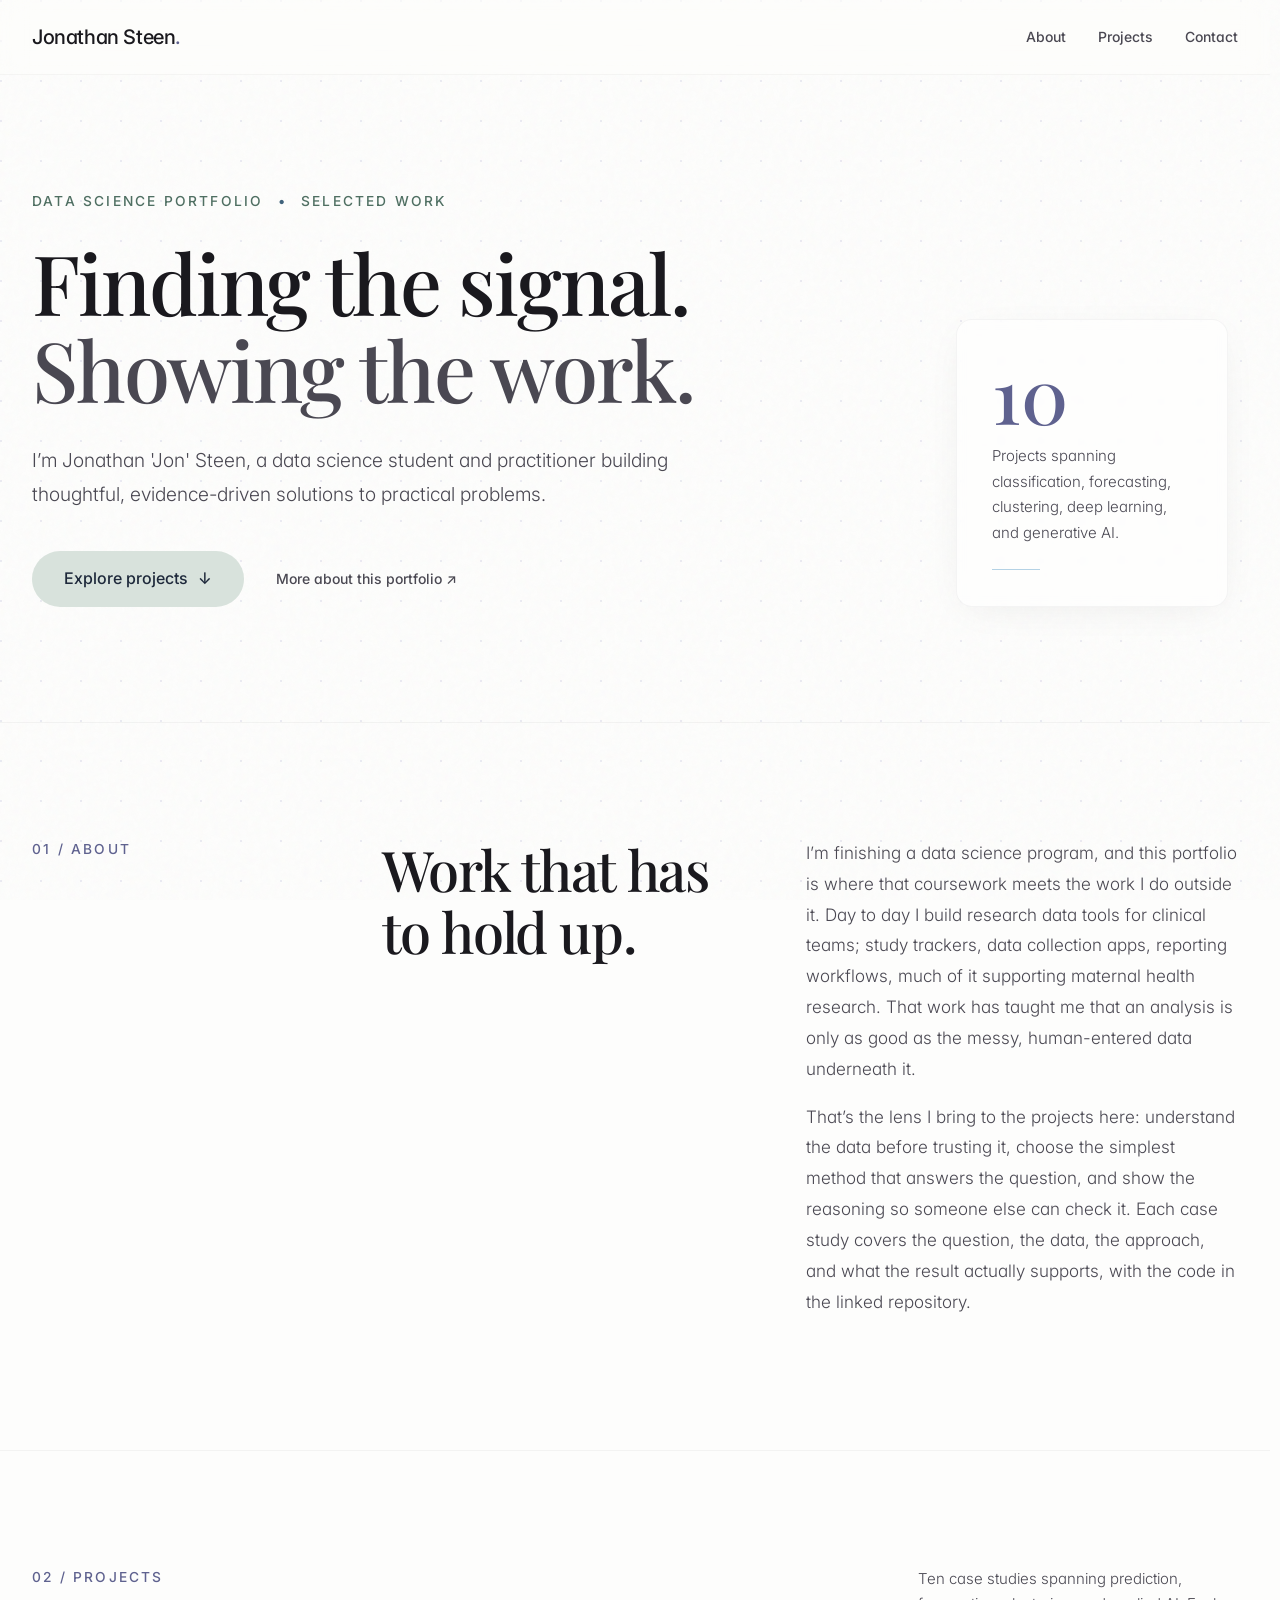
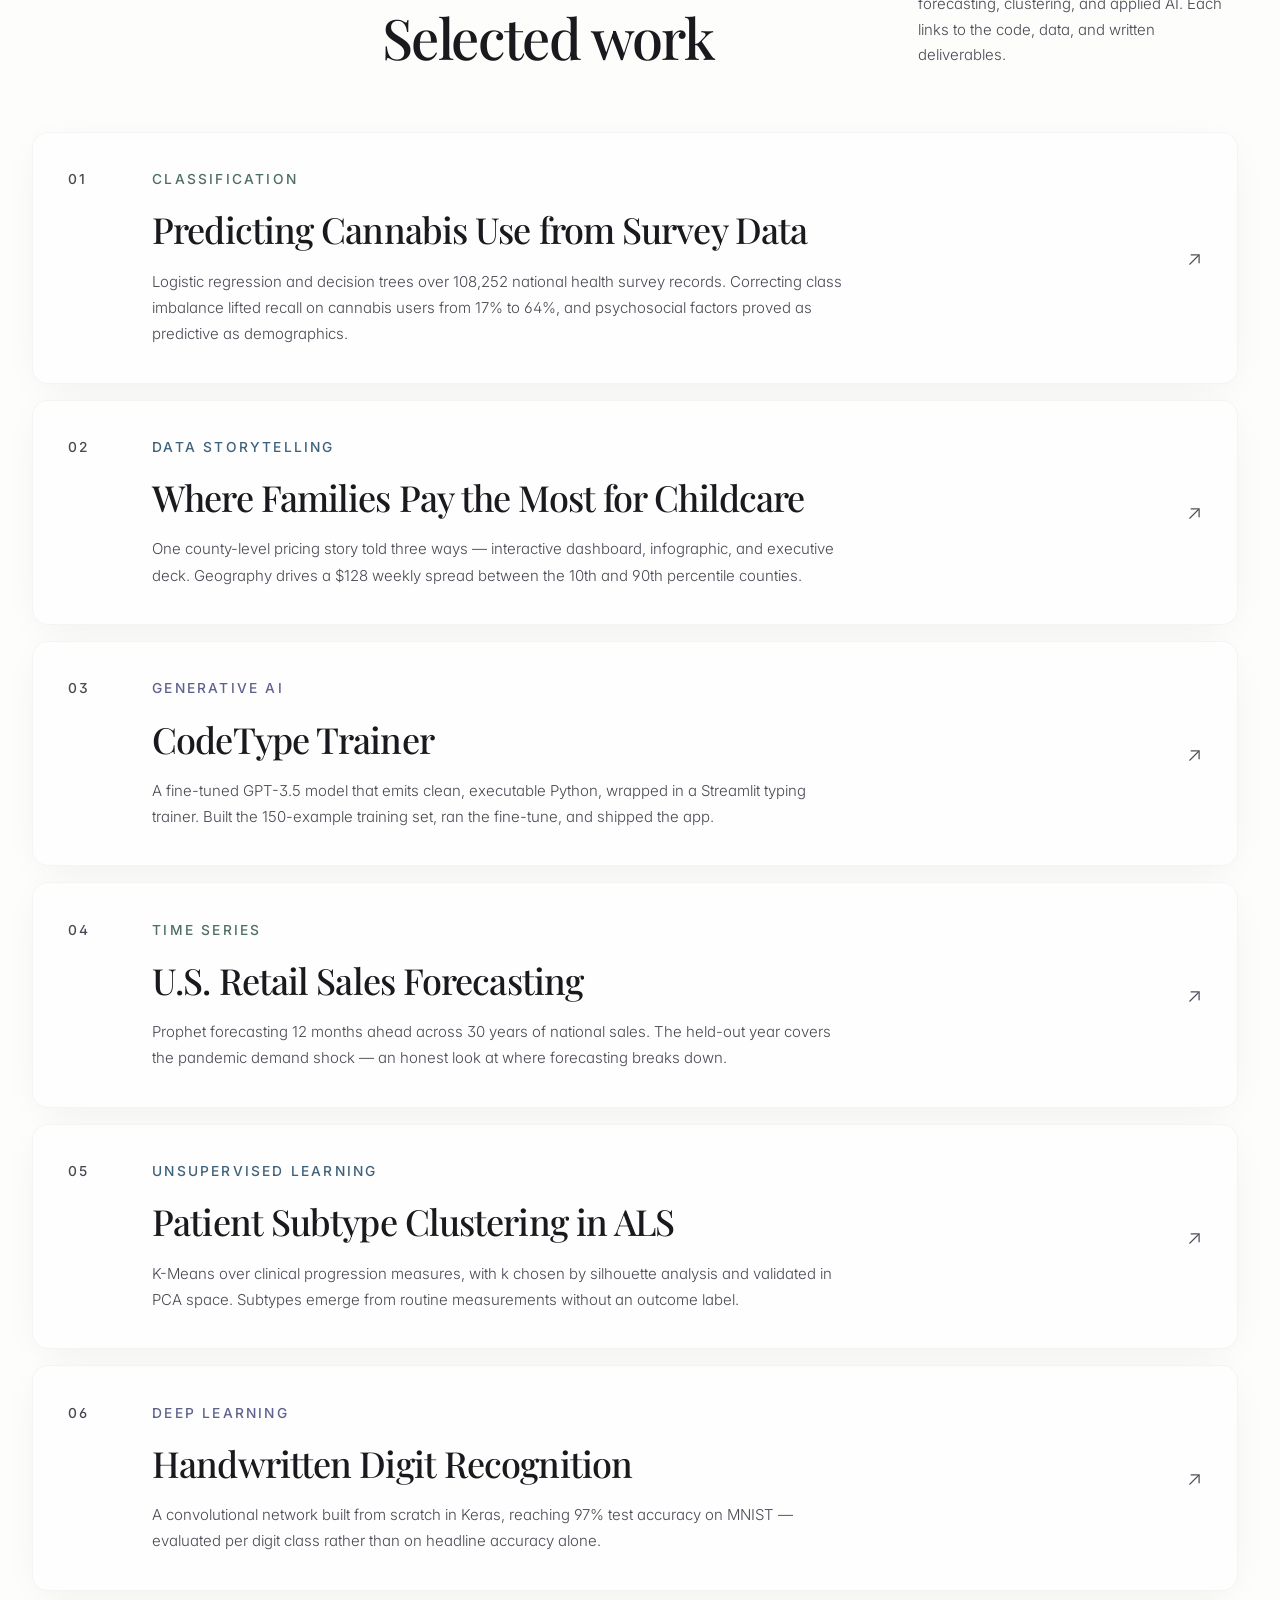
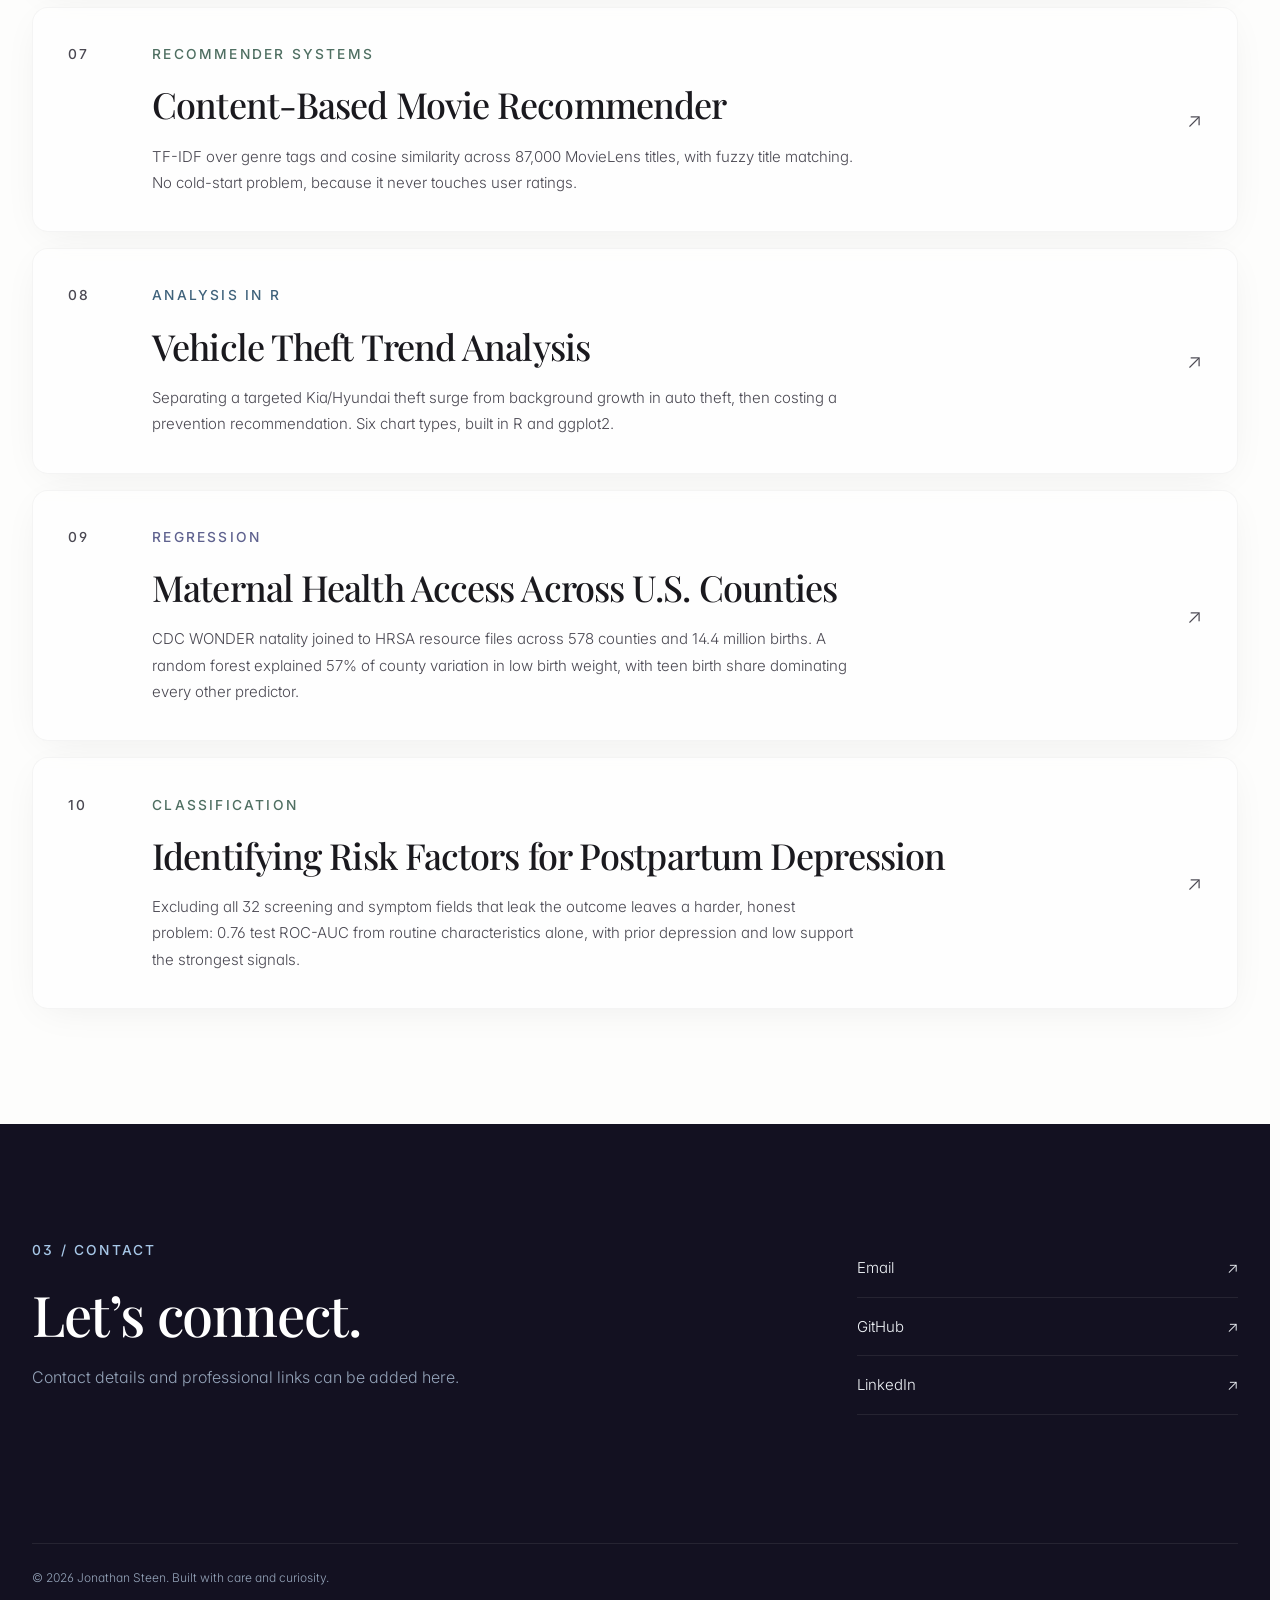
<file: index.html>
<!doctype html>
<html lang="en">
<head>
  <meta charset="utf-8">
  <meta name="viewport" content="width=device-width, initial-scale=1">
  <meta name="description" content="Data science portfolio of Jonathan Steen — selected projects in analysis, modeling, and applied research data work, with methods and code for each.">
  <title>Jonathan Steen | Data Science Portfolio</title>
  <script>
    // Theme detection - runs immediately before page renders
    (function () {
      const apply = (isDark) => {
        document.documentElement.classList.add(isDark ? 'dark' : 'light');
        document.documentElement.classList.remove(isDark ? 'light' : 'dark');
      };
      const query = window.matchMedia('(prefers-color-scheme: dark)');
      apply(query.matches);
      query.addEventListener('change', (e) => apply(e.matches));
    })();
  </script>
  <link rel="preconnect" href="https://fonts.googleapis.com">
  <link rel="preconnect" href="https://fonts.gstatic.com" crossorigin>
  <link href="https://fonts.googleapis.com/css2?family=Inter:wght@300;400;500;600&family=Playfair+Display:ital,wght@0,400;0,500;1,400&display=swap" rel="stylesheet">
  <link rel="stylesheet" href="styles.css">
  <script src="script.js" defer></script>
</head>
<body>
  <div class="bg-dot-grid" aria-hidden="true"></div>
  <div class="bg-grain-overlay" aria-hidden="true"></div>
  <a class="skip-link" href="#main-content">Skip to content</a>
  <header class="site-header">
    <a class="wordmark" href="#top" aria-label="Jonathan Steen, home">Jonathan Steen<span>.</span></a>
    <nav aria-label="Primary navigation">
      <a href="#about">About</a>
      <a href="#projects">Projects</a>
      <a href="#contact">Contact</a>
    </nav>
  </header>

  <main id="main-content">
    <section class="hero" id="top" aria-labelledby="hero-title">
      <div class="hero-copy reveal">
        <p class="eyebrow">Data Science Portfolio <span>•</span> Selected Work</p>
        <h1 id="hero-title">Finding the signal.<br><em>Showing the work.</em></h1>
        <p class="hero-intro">I’m Jonathan 'Jon' Steen, a data science student and practitioner building thoughtful, evidence-driven solutions to practical problems.</p>
        <div class="hero-actions">
          <a class="button button-primary" href="#projects">Explore projects <span aria-hidden="true">↓</span></a>
          <a class="text-link" href="#about">More about this portfolio <span aria-hidden="true">↗</span></a>
        </div>
      </div>
      <aside class="hero-note reveal" aria-label="Portfolio summary">
        <div class="note-number">10</div>
        <p>Projects spanning classification, forecasting, clustering, deep learning, and generative AI.</p>
        <div class="note-mark" aria-hidden="true"></div>
      </aside>
    </section>

    <section class="about section" id="about" aria-labelledby="about-title">
      <div class="section-label">01 / About</div>
      <div class="about-content reveal">
        <h2 id="about-title">Work that has to hold up.</h2>
        <div class="about-copy">
          <p>I’m finishing a data science program, and this portfolio is where that coursework meets the work I do outside it. Day to day I build research data tools for clinical teams; study trackers, data collection apps, reporting workflows, much of it supporting maternal health research. That work has taught me that an analysis is only as good as the messy, human-entered data underneath it.</p>
          <p>That’s the lens I bring to the projects here: understand the data before trusting it, choose the simplest method that answers the question, and show the reasoning so someone else can check it. Each case study covers the question, the data, the approach, and what the result actually supports, with the code in the linked repository.</p>
        </div>
      </div>
    </section>

    <section class="projects section" id="projects" aria-labelledby="projects-title">
      <div class="section-heading">
        <div class="section-label">02 / Projects</div>
        <div>
          <h2 id="projects-title">Selected work</h2>
          <p>Ten case studies spanning prediction, forecasting, clustering, and applied AI. Each links to the code, data, and written deliverables.</p>
        </div>
      </div>

      <div class="project-grid">
        <article class="project-card reveal">
          <span class="project-number">01</span>
          <div>
            <p class="project-type">Classification</p>
            <h3><a href="01-cannabis-use-prediction/">Predicting Cannabis Use from Survey Data</a></h3>
            <p>Logistic regression and decision trees over 108,252 national health survey records. Correcting class imbalance lifted recall on cannabis users from 17% to 64%, and psychosocial factors proved as predictive as demographics.</p>
          </div>
          <span class="project-arrow" aria-hidden="true">↗</span>
        </article>
        <article class="project-card reveal">
          <span class="project-number">02</span>
          <div>
            <p class="project-type">Data storytelling</p>
            <h3><a href="02-childcare-cost-analysis/">Where Families Pay the Most for Childcare</a></h3>
            <p>One county-level pricing story told three ways — interactive dashboard, infographic, and executive deck. Geography drives a $128 weekly spread between the 10th and 90th percentile counties.</p>
          </div>
          <span class="project-arrow" aria-hidden="true">↗</span>
        </article>
        <article class="project-card reveal">
          <span class="project-number">03</span>
          <div>
            <p class="project-type">Generative AI</p>
            <h3><a href="03-codetype-trainer-llm-app/">CodeType Trainer</a></h3>
            <p>A fine-tuned GPT-3.5 model that emits clean, executable Python, wrapped in a Streamlit typing trainer. Built the 150-example training set, ran the fine-tune, and shipped the app.</p>
          </div>
          <span class="project-arrow" aria-hidden="true">↗</span>
        </article>
        <article class="project-card reveal">
          <span class="project-number">04</span>
          <div>
            <p class="project-type">Time series</p>
            <h3><a href="04-retail-sales-forecasting/">U.S. Retail Sales Forecasting</a></h3>
            <p>Prophet forecasting 12 months ahead across 30 years of national sales. The held-out year covers the pandemic demand shock — an honest look at where forecasting breaks down.</p>
          </div>
          <span class="project-arrow" aria-hidden="true">↗</span>
        </article>
        <article class="project-card reveal">
          <span class="project-number">05</span>
          <div>
            <p class="project-type">Unsupervised learning</p>
            <h3><a href="05-patient-subtype-clustering/">Patient Subtype Clustering in ALS</a></h3>
            <p>K-Means over clinical progression measures, with k chosen by silhouette analysis and validated in PCA space. Subtypes emerge from routine measurements without an outcome label.</p>
          </div>
          <span class="project-arrow" aria-hidden="true">↗</span>
        </article>
        <article class="project-card reveal">
          <span class="project-number">06</span>
          <div>
            <p class="project-type">Deep learning</p>
            <h3><a href="06-handwritten-digit-cnn/">Handwritten Digit Recognition</a></h3>
            <p>A convolutional network built from scratch in Keras, reaching 97% test accuracy on MNIST — evaluated per digit class rather than on headline accuracy alone.</p>
          </div>
          <span class="project-arrow" aria-hidden="true">↗</span>
        </article>
        <article class="project-card reveal">
          <span class="project-number">07</span>
          <div>
            <p class="project-type">Recommender systems</p>
            <h3><a href="07-movie-recommender/">Content-Based Movie Recommender</a></h3>
            <p>TF-IDF over genre tags and cosine similarity across 87,000 MovieLens titles, with fuzzy title matching. No cold-start problem, because it never touches user ratings.</p>
          </div>
          <span class="project-arrow" aria-hidden="true">↗</span>
        </article>
        <article class="project-card reveal">
          <span class="project-number">08</span>
          <div>
            <p class="project-type">Analysis in R</p>
            <h3><a href="08-vehicle-theft-trend-analysis/">Vehicle Theft Trend Analysis</a></h3>
            <p>Separating a targeted Kia/Hyundai theft surge from background growth in auto theft, then costing a prevention recommendation. Six chart types, built in R and ggplot2.</p>
          </div>
          <span class="project-arrow" aria-hidden="true">↗</span>
        </article>
        <article class="project-card reveal">
          <span class="project-number">09</span>
          <div>
            <p class="project-type">Regression</p>
            <h3><a href="09-maternal-health-access/">Maternal Health Access Across U.S. Counties</a></h3>
            <p>CDC WONDER natality joined to HRSA resource files across 578 counties and 14.4 million births. A random forest explained 57% of county variation in low birth weight, with teen birth share dominating every other predictor.</p>
          </div>
          <span class="project-arrow" aria-hidden="true">↗</span>
        </article>
        <article class="project-card reveal">
          <span class="project-number">10</span>
          <div>
            <p class="project-type">Classification</p>
            <h3><a href="10-postpartum-depression-risk-factors/">Identifying Risk Factors for Postpartum Depression</a></h3>
            <p>Excluding all 32 screening and symptom fields that leak the outcome leaves a harder, honest problem: 0.76 test ROC-AUC from routine characteristics alone, with prior depression and low support the strongest signals.</p>
          </div>
          <span class="project-arrow" aria-hidden="true">↗</span>
        </article>
      </div>
    </section>
  </main>

  <footer id="contact">
    <div>
      <p class="section-label">03 / Contact</p>
      <h2>Let’s connect.</h2>
      <p>Contact details and professional links can be added here.</p>
    </div>
    <div class="footer-links" aria-label="Contact links">
      <a href="mailto:therightjon@gmail.com">Email <span aria-hidden="true">↗</span></a>
      <a href="https://github.com/therightjon">GitHub <span aria-hidden="true">↗</span></a>
      <a href="https://www.linkedin.com/in/jonsteen/">LinkedIn <span aria-hidden="true">↗</span></a>
    </div>
    <p class="copyright">© <span id="year"></span> Jonathan Steen. Built with care and curiosity.</p>
  </footer>
</body>
</html>
</file>
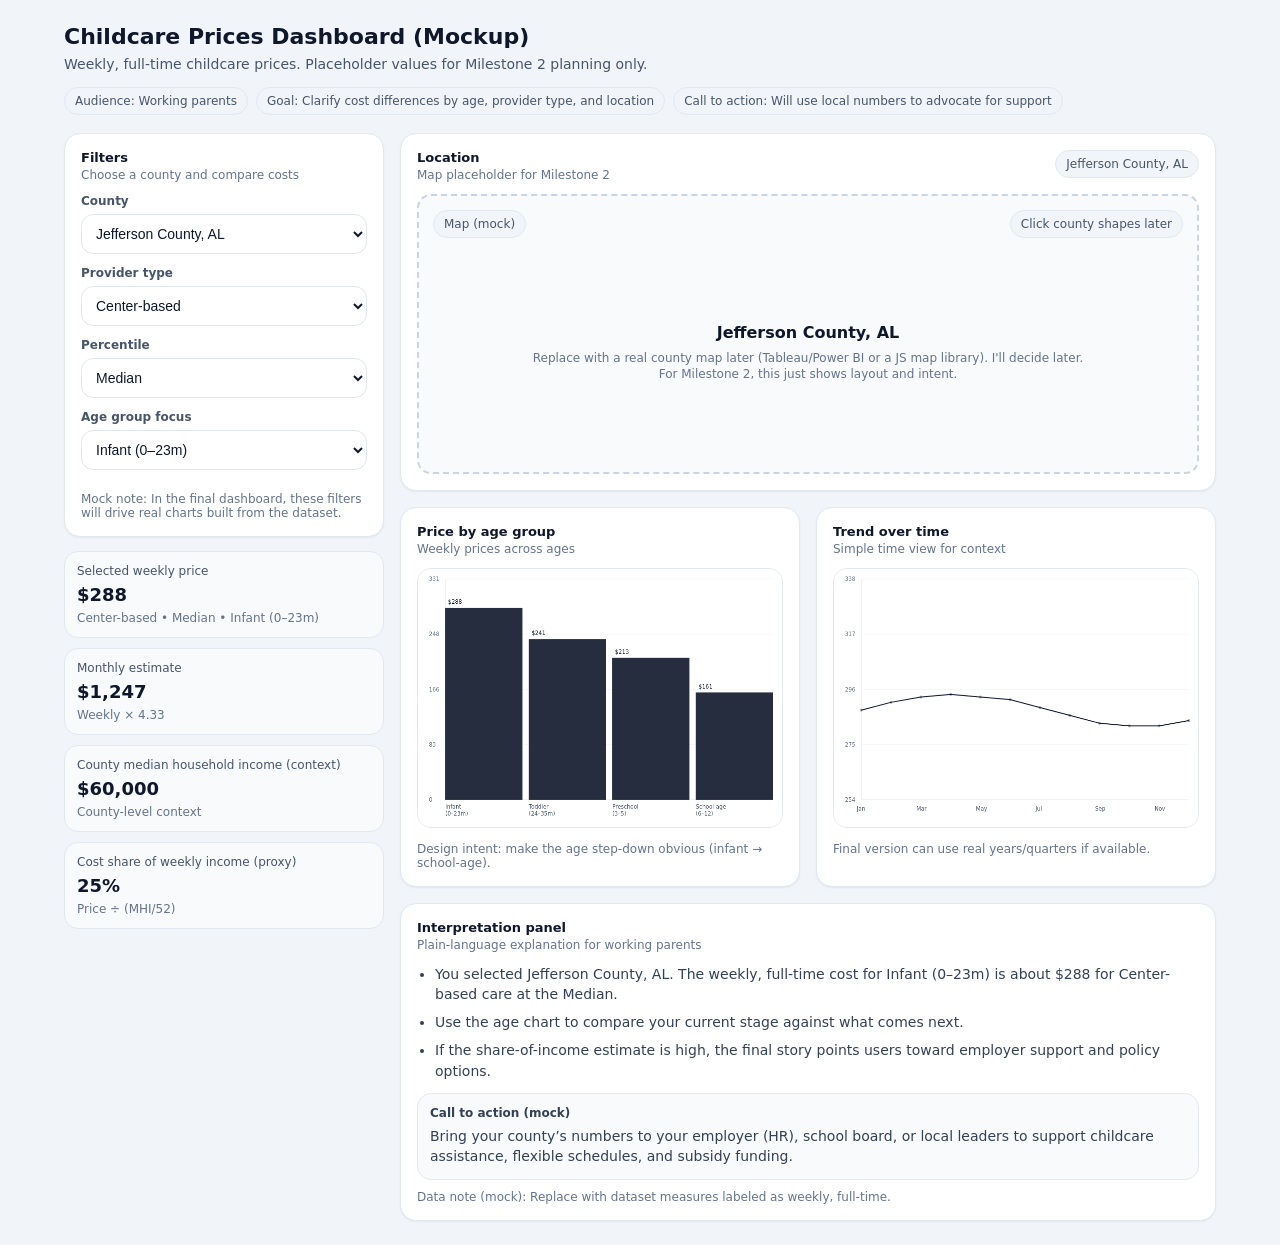
<file: 02-childcare-cost-analysis/process/dashboard-wireframe-mock.html>
<!doctype html>
<html lang="en">
<head>
  <meta charset="utf-8" />
  <meta name="viewport" content="width=device-width, initial-scale=1" />
  <title>Childcare Prices Dashboard (Mockup) - Milestone 2</title>
  <style>
    :root{
      --bg:#f1f5f9;         /* slate-100 */
      --card:#ffffff;
      --text:#0f172a;       /* slate-900 */
      --muted:#475569;      /* slate-600 */
      --muted2:#64748b;     /* slate-500 */
      --border:#e2e8f0;     /* slate-200 */
      --soft:#f8fafc;       /* slate-50 */
      --pill:#f1f5f9;
      --shadow: 0 1px 2px rgba(15, 23, 42, 0.06);
      --radius:16px;
    }
    *{ box-sizing:border-box; }
    body{
      margin:0;
      font-family: ui-sans-serif, system-ui, -apple-system, Segoe UI, Roboto, Helvetica, Arial, "Apple Color Emoji","Segoe UI Emoji";
      background:var(--bg);
      color:var(--text);
    }
    .wrap{ max-width:1200px; margin:0 auto; padding:24px; }
    h1{ margin:0; font-size:22px; font-weight:700; }
    .sub{ margin-top:6px; color:var(--muted); font-size:14px; line-height:1.4; }
    .pills{ display:flex; flex-wrap:wrap; gap:8px; margin-top:12px; }
    .pill{
      background:var(--pill);
      border:1px solid var(--border);
      padding:6px 10px;
      border-radius:999px;
      font-size:12px;
      color:var(--muted);
    }

    .grid{
      display:grid;
      grid-template-columns: 320px 1fr;
      gap:16px;
      margin-top:18px;
    }
    @media (max-width: 980px){
      .grid{ grid-template-columns:1fr; }
    }

    .card{
      background:var(--card);
      border:1px solid var(--border);
      border-radius: var(--radius);
      box-shadow: var(--shadow);
      padding:16px;
    }
    .cardHeader{
      display:flex;
      justify-content:space-between;
      gap:10px;
      align-items:flex-start;
    }
    .cardTitle{ font-size:13px; font-weight:700; }
    .cardSub{ font-size:12px; color:var(--muted2); margin-top:3px; }
    .cardBody{ margin-top:12px; }

    .filters{ display:flex; flex-direction:column; gap:12px; }
    label{ display:block; }
    .lbl{ font-size:12px; color:var(--muted); margin-bottom:6px; font-weight:600; }
    select{
      width:100%;
      padding:10px 10px;
      border-radius:12px;
      border:1px solid var(--border);
      background:#fff;
      font-size:14px;
      color:var(--text);
      outline:none;
    }
    select:focus{
      border-color:#cbd5e1;
      box-shadow:0 0 0 3px rgba(148,163,184,0.35);
    }

    .kpis{
      display:grid;
      grid-template-columns:1fr;
      gap:10px;
      margin-top:14px;
    }
    .kpi{
      background:var(--soft);
      border:1px solid var(--border);
      border-radius:14px;
      padding:12px;
    }
    .kpi .k{ font-size:12px; color:var(--muted); }
    .kpi .v{ margin-top:6px; font-size:18px; font-weight:800; }
    .kpi .h{ margin-top:6px; font-size:12px; color:var(--muted2); }

    .rightCol{ display:flex; flex-direction:column; gap:16px; }

    .row2{
      display:grid;
      grid-template-columns:1fr 1fr;
      gap:16px;
    }
    @media (max-width: 980px){
      .row2{ grid-template-columns:1fr; }
    }

    .mapMock{
      background: var(--soft);
      border: 2px dashed #cbd5e1;
      border-radius:14px;
      padding:14px;
      height:280px;
      display:flex;
      flex-direction:column;
      gap:10px;
    }
    .mapTop{
      display:flex;
      justify-content:space-between;
      align-items:center;
      gap:10px;
    }
    .mapCenter{
      flex:1;
      display:flex;
      align-items:center;
      justify-content:center;
      text-align:center;
      padding:10px;
    }
    .mapCenter .big{ font-weight:800; }
    .mapCenter .small{ margin-top:8px; font-size:12px; color:var(--muted2); line-height:1.35; }

    canvas{
      width:100%;
      height:260px;
      border-radius:14px;
      border:1px solid var(--border);
      background:#fff;
    }

    ul{ margin:0; padding-left:18px; }
    li{ margin:8px 0; color:#334155; font-size:14px; line-height:1.45; }

    .cta{
      margin-top:12px;
      background:var(--soft);
      border:1px solid var(--border);
      border-radius:14px;
      padding:12px;
    }
    .cta .t{ font-size:12px; font-weight:800; color:#334155; }
    .cta .b{ margin-top:6px; font-size:14px; color:#334155; line-height:1.45; }

    .footerNote{
      margin-top:10px;
      font-size:12px;
      color:var(--muted2);
    }
  </style>
</head>
<body>
  <div class="wrap">
    <header>
      <h1>Childcare Prices Dashboard (Mockup)</h1>
      <div class="sub">
        Weekly, full-time childcare prices. Placeholder values for Milestone 2 planning only.
      </div>
      <div class="pills">
        <span class="pill">Audience: Working parents</span>
        <span class="pill">Goal: Clarify cost differences by age, provider type, and location</span>
        <span class="pill">Call to action: Will use local numbers to advocate for support</span>
      </div>
    </header>

    <main class="grid">
      <!-- Left -->
      <section>
        <div class="card">
          <div class="cardHeader">
            <div>
              <div class="cardTitle">Filters</div>
              <div class="cardSub">Choose a county and compare costs</div>
            </div>
          </div>

          <div class="cardBody filters">
            <label>
              <div class="lbl">County</div>
              <select id="county"></select>
            </label>
            <label>
              <div class="lbl">Provider type</div>
              <select id="provider"></select>
            </label>
            <label>
              <div class="lbl">Percentile</div>
              <select id="percentile"></select>
            </label>
            <label>
              <div class="lbl">Age group focus</div>
              <select id="age"></select>
            </label>

            <div class="footerNote">
              Mock note: In the final dashboard, these filters will drive real charts built from the dataset.
            </div>
          </div>
        </div>

        <div class="kpis">
          <div class="kpi">
            <div class="k">Selected weekly price</div>
            <div class="v" id="kpiWeekly">—</div>
            <div class="h" id="kpiWeeklyHint">—</div>
          </div>
          <div class="kpi">
            <div class="k">Monthly estimate</div>
            <div class="v" id="kpiMonthly">—</div>
            <div class="h">Weekly × 4.33</div>
          </div>
          <div class="kpi">
            <div class="k">County median household income (context)</div>
            <div class="v" id="kpiMhi">—</div>
            <div class="h">County-level context</div>
          </div>
          <div class="kpi">
            <div class="k">Cost share of weekly income (proxy)</div>
            <div class="v" id="kpiShare">—</div>
            <div class="h">Price ÷ (MHI/52)</div>
          </div>
        </div>
      </section>

      <!-- Right -->
      <section class="rightCol">
        <div class="card">
          <div class="cardHeader">
            <div>
              <div class="cardTitle">Location</div>
              <div class="cardSub">Map placeholder for Milestone 2</div>
            </div>
            <span class="pill" id="pillCounty">—</span>
          </div>

          <div class="cardBody">
            <div class="mapMock">
              <div class="mapTop">
                <div class="pill">Map (mock)</div>
                <div class="pill">Click county shapes later</div>
              </div>
              <div class="mapCenter">
                <div>
                  <div class="big" id="mapCounty">—</div>
                  <div class="small">
                    Replace with a real county map later (Tableau/Power BI or a JS map library). I'll decide later.<br/>
                    For Milestone 2, this just shows layout and intent.
                  </div>
                </div>
              </div>
            </div>
          </div>
        </div>

        <div class="row2">
          <div class="card">
            <div class="cardHeader">
              <div>
                <div class="cardTitle">Price by age group</div>
                <div class="cardSub">Weekly prices across ages</div>
              </div>
            </div>
            <div class="cardBody">
              <canvas id="barChart" width="800" height="520"></canvas>
              <div class="footerNote">Design intent: make the age step-down obvious (infant → school-age).</div>
            </div>
          </div>

          <div class="card">
            <div class="cardHeader">
              <div>
                <div class="cardTitle">Trend over time</div>
                <div class="cardSub">Simple time view for context</div>
              </div>
            </div>
            <div class="cardBody">
              <canvas id="lineChart" width="800" height="520"></canvas>
              <div class="footerNote">Final version can use real years/quarters if available.</div>
            </div>
          </div>
        </div>

        <div class="card">
          <div class="cardHeader">
            <div>
              <div class="cardTitle">Interpretation panel</div>
              <div class="cardSub">Plain-language explanation for working parents</div>
            </div>
          </div>
          <div class="cardBody">
            <ul>
              <li id="interp1">—</li>
              <li>Use the age chart to compare your current stage against what comes next.</li>
              <li>If the share-of-income estimate is high, the final story points users toward employer support and policy options.</li>
            </ul>

            <div class="cta">
              <div class="t">Call to action (mock)</div>
              <div class="b">
                Bring your county’s numbers to your employer (HR), school board, or local leaders to support childcare assistance,
                flexible schedules, and subsidy funding.
              </div>
            </div>

            <div class="footerNote">
              Data note (mock): Replace with dataset measures labeled as weekly, full-time.
            </div>
          </div>
        </div>
      </section>
    </main>
  </div>

  <script>
    // ------- Placeholder data (for Milestone 2 mockup only) -------
    const counties = [
      "Jefferson County, AL",
      "Shelby County, AL",
      "Madison County, AL",
      "Mobile County, AL"
    ];

    const providerTypes = ["Center-based", "Family-based"];
    const percentiles = ["Median", "75th percentile"];
    const ageGroups = [
      "Infant (0–23m)",
      "Toddler (24–35m)",
      "Preschool (3–5)",
      "School-age (6–12)"
    ];

    // Fake baseline weekly prices by age (median-ish), will be scaled by provider/percentile selections
    const baseByAge = {
      "Infant (0–23m)": 250,
      "Toddler (24–35m)": 210,
      "Preschool (3–5)": 185,
      "School-age (6–12)": 140
    };

    // Fake county MHI for layout/context only
    const mhiByCounty = {
      "Jefferson County, AL": 60000,
      "Shelby County, AL": 82000,
      "Madison County, AL": 76000,
      "Mobile County, AL": 56000
    };

    // Month labels for time chart
    const months = ["Jan","Feb","Mar","Apr","May","Jun","Jul","Aug","Sep","Oct","Nov","Dec"];

    // ------- DOM helpers -------
    const $ = (id) => document.getElementById(id);

    function populateSelect(selectEl, options){
      selectEl.innerHTML = "";
      options.forEach(opt => {
        const o = document.createElement("option");
        o.value = opt;
        o.textContent = opt;
        selectEl.appendChild(o);
      });
    }

    function formatCurrency(n){
      if (typeof n !== "number" || Number.isNaN(n)) return "—";
      return n.toLocaleString("en-US", { style:"currency", currency:"USD", maximumFractionDigits:0 });
    }

    // ------- Simple Canvas charting (no libraries) -------
    function clearCanvas(ctx, w, h){
      ctx.clearRect(0,0,w,h);
      ctx.fillStyle = "#fff";
      ctx.fillRect(0,0,w,h);
    }

    function drawAxes(ctx, chart){
      const { x0, y0, x1, y1 } = chart;
      ctx.strokeStyle = "#e2e8f0";
      ctx.lineWidth = 1;

      // Y axis
      ctx.beginPath();
      ctx.moveTo(x0, y0);
      ctx.lineTo(x0, y1);
      ctx.stroke();

      // X axis
      ctx.beginPath();
      ctx.moveTo(x0, y1);
      ctx.lineTo(x1, y1);
      ctx.stroke();
    }

    function drawYTicks(ctx, chart, minV, maxV, steps){
      const { x0, y0, y1 } = chart;
      ctx.fillStyle = "#64748b";
      ctx.font = "12px system-ui";
      ctx.strokeStyle = "#f1f5f9";

      for (let i=0; i<=steps; i++){
        const t = i/steps;
        const v = maxV - t*(maxV-minV);
        const y = y0 + t*(y1-y0);

        ctx.beginPath();
        ctx.moveTo(x0, y);
        ctx.lineTo(chart.x1, y);
        ctx.stroke();

        ctx.fillText(Math.round(v), x0 - 36, y + 4);
      }
    }

    function drawBarChart(canvas, labels, values){
      const ctx = canvas.getContext("2d");
      const w = canvas.width, h = canvas.height;

      const pad = { l:60, r:20, t:20, b:55 };
      const chart = { x0:pad.l, y0:pad.t, x1:w-pad.r, y1:h-pad.b };

      clearCanvas(ctx, w, h);

      const maxV = Math.max(...values) * 1.15;
      const minV = 0;

      drawAxes(ctx, chart);
      drawYTicks(ctx, chart, minV, maxV, 4);

      const n = values.length;
      const gap = 14;
      const chartW = chart.x1 - chart.x0;
      const barW = (chartW - gap*(n-1)) / n;

      ctx.fillStyle = "#0f172a";

      // Bars
      for (let i=0; i<n; i++){
        const v = values[i];
        const x = chart.x0 + i*(barW + gap);
        const barH = (v - minV) / (maxV - minV) * (chart.y1 - chart.y0);
        const y = chart.y1 - barH;

        // bar fill
        ctx.fillStyle = "#0f172a";
        ctx.globalAlpha = 0.9;
        ctx.fillRect(x, y, barW, barH);
        ctx.globalAlpha = 1;

        // value label
        ctx.fillStyle = "#0f172a";
        ctx.font = "12px system-ui";
        ctx.fillText("$" + Math.round(v), x + 6, y - 8);

        // x labels (wrapped)
        ctx.fillStyle = "#475569";
        ctx.font = "12px system-ui";
        const lbl = labels[i];
        const parts = lbl.replace(" (", "\n(").split("\n");
        const baseY = chart.y1 + 18;
        parts.forEach((p, idx) => {
          ctx.fillText(p, x, baseY + idx*14);
        });
      }
    }

    function drawLineChart(canvas, labels, values){
      const ctx = canvas.getContext("2d");
      const w = canvas.width, h = canvas.height;

      const pad = { l:60, r:20, t:20, b:55 };
      const chart = { x0:pad.l, y0:pad.t, x1:w-pad.r, y1:h-pad.b };

      clearCanvas(ctx, w, h);

      const maxV = Math.max(...values) * 1.15;
      const minV = Math.min(...values) * 0.90;

      drawAxes(ctx, chart);
      drawYTicks(ctx, chart, minV, maxV, 4);

      const n = values.length;
      const chartW = chart.x1 - chart.x0;
      const chartH = chart.y1 - chart.y0;

      // Path
      ctx.strokeStyle = "#0f172a";
      ctx.lineWidth = 2;
      ctx.beginPath();
      for (let i=0; i<n; i++){
        const t = i/(n-1);
        const x = chart.x0 + t*chartW;
        const v = values[i];
        const y = chart.y1 - ((v - minV) / (maxV - minV)) * chartH;

        if (i === 0) ctx.moveTo(x,y);
        else ctx.lineTo(x,y);
      }
      ctx.stroke();

      // X labels
      ctx.fillStyle = "#475569";
      ctx.font = "12px system-ui";
      for (let i=0; i<n; i++){
        if (i % 2 !== 0) continue; // label every other month to reduce clutter
        const t = i/(n-1);
        const x = chart.x0 + t*chartW;
        ctx.fillText(labels[i], x - 10, chart.y1 + 22);
      }

      // Point markers (subtle)
      ctx.fillStyle = "#0f172a";
      for (let i=0; i<n; i++){
        const t = i/(n-1);
        const x = chart.x0 + t*chartW;
        const v = values[i];
        const y = chart.y1 - ((v - minV) / (maxV - minV)) * chartH;
        ctx.globalAlpha = 0.35;
        ctx.beginPath();
        ctx.arc(x,y,3,0,Math.PI*2);
        ctx.fill();
        ctx.globalAlpha = 1;
      }
    }

    // ------- Dashboard logic -------
    const state = {
      county: counties[0],
      provider: providerTypes[0],
      percentile: percentiles[0],
      age: ageGroups[0]
    };

    function computePrice(age, provider, percentile){
      const base = baseByAge[age] ?? 0;
      const providerMult = provider === "Center-based" ? 1.15 : 0.95;
      const percMult = percentile === "75th percentile" ? 1.25 : 1.0;
      return Math.round(base * providerMult * percMult);
    }

    function computeSeries(price){
      // Fake monthly wobble around chosen price
      return months.map((m, i) => {
        const wobble = Math.round((Math.sin(i / 2) + 1) * 6); // 0..12
        return price + wobble - 6;
      });
    }

    function update(){
      const price = computePrice(state.age, state.provider, state.percentile);
      const mhi = mhiByCounty[state.county] ?? 65000;

      // KPIs
      $("kpiWeekly").textContent = formatCurrency(price);
      $("kpiWeeklyHint").textContent = `${state.provider} • ${state.percentile} • ${state.age}`;
      $("kpiMonthly").textContent = formatCurrency(Math.round(price * 4.33));
      $("kpiMhi").textContent = formatCurrency(mhi);

      const weeklyIncome = mhi / 52;
      const share = weeklyIncome > 0 ? (price / weeklyIncome) : 0;
      $("kpiShare").textContent = `${Math.round(share * 100)}%`;

      // Map area
      $("pillCounty").textContent = state.county;
      $("mapCounty").textContent = state.county;

      // Interpretation
      $("interp1").textContent =
        `You selected ${state.county}. The weekly, full-time cost for ${state.age} is about ${formatCurrency(price)} for ${state.provider} care at the ${state.percentile}.`;

      // Bar chart: all ages for current provider + percentile
      const barLabels = ageGroups;
      const barValues = ageGroups.map(ag => computePrice(ag, state.provider, state.percentile));
      drawBarChart($("barChart"), barLabels, barValues);

      // Line chart: monthly trend for selected age
      const lineValues = computeSeries(price);
      drawLineChart($("lineChart"), months, lineValues);
    }

    function onChange(){
      state.county = $("county").value;
      state.provider = $("provider").value;
      state.percentile = $("percentile").value;
      state.age = $("age").value;
      update();
    }

    // Init
    populateSelect($("county"), counties);
    populateSelect($("provider"), providerTypes);
    populateSelect($("percentile"), percentiles);
    populateSelect($("age"), ageGroups);

    $("county").addEventListener("change", onChange);
    $("provider").addEventListener("change", onChange);
    $("percentile").addEventListener("change", onChange);
    $("age").addEventListener("change", onChange);

    update();
  </script>
</body>
</html>
</file>
<file: styles.css>
/* ==========================================================================
   Solara Labs design system
   Tokens, type scale, and component recipes ported from the Solara Labs site.
   ========================================================================== */

:root {
  /* Brand palette */
  --primary: #4630e8;
  --sage: #d8e2dc;
  --sage-dark: #bccac3;
  --sage-text: #4f6f62;
  --lavender: #5f628f;
  --lavender-light: #e6e6fa;
  --sky-muted: #b4d2e5;
  --sky-blue: #a7c7e7;
  --sky-text: #3f627b;
  --cream-glow: #fffdf5;

  /* Surfaces + text */
  --bg: #fdfdfc;
  --text-primary: #1a191e;
  --text-secondary: #4a4852;
  --surface: rgba(255, 255, 255, .6);
  --surface-solid: #ffffff;
  --hairline: rgba(0, 0, 0, .04);
  --hairline-soft: rgba(0, 0, 0, .03);
  --card-shadow: 0 8px 40px -12px rgba(0, 0, 0, .08);
  --card-shadow-hover: 0 20px 60px -12px rgba(255, 253, 245, .6);
  --focus-ring: #9f9cc8;

  /* Type scale */
  --step-eyebrow: clamp(.75rem, .7rem + .2vw, .875rem);
  --step-body: clamp(.8125rem, .75rem + .4vw, 1.125rem);
  --step-list: clamp(.8125rem, .75rem + .3vw, .9375rem);
  --step-heading: clamp(1.5rem, 1.2rem + 1.5vw, 2.25rem);
  --pad-fluid: clamp(1.25rem, 1rem + 1.5vw, 2.5rem);

  /* Rhythm */
  --gutter: clamp(1.25rem, 5vw, 2rem);
  --section-y: clamp(4.5rem, 9vw, 8rem);
  --radius: 1rem;

  /* Textures */
  --grain: url('data:image/svg+xml,%3Csvg viewBox=%220 0 200 200%22 xmlns=%22http://www.w3.org/2000/svg%22%3E%3Cfilter id=%22noiseFilter%22%3E%3CfeTurbulence type=%22fractalNoise%22 baseFrequency=%220.65%22 numOctaves=%223%22 stitchTiles=%22stitch%22/%3E%3C/filter%3E%3Crect width=%22100%25%22 height=%22100%25%22 filter=%22url(%23noiseFilter)%22 opacity=%220.05%22/%3E%3C/svg%3E');
  --dot-grid: url('data:image/svg+xml,%3Csvg width=%2240%22 height=%2240%22 xmlns=%22http://www.w3.org/2000/svg%22%3E%3Ccircle cx=%221%22 cy=%221%22 r=%221%22 fill=%22%239F9CC8%22 opacity=%220.25%22/%3E%3C/svg%3E');
}

html.dark {
  --bg: #131121;
  --text-primary: #f1f5f9;
  --text-secondary: #94a3b8;
  --surface: rgba(255, 255, 255, .03);
  --surface-solid: rgba(255, 255, 255, .06);
  --hairline: rgba(255, 255, 255, .05);
  --hairline-soft: rgba(255, 255, 255, .05);
  --card-shadow: 0 8px 40px -12px rgba(0, 0, 0, .4);
  --card-shadow-hover: 0 20px 60px -12px rgba(95, 98, 143, .35);
  --sage-text: var(--sage-dark);
  --sky-text: var(--sky-blue);
  --lavender: #9f9cc8;
}

/* --------------------------------------------------------------- Base --- */

* { box-sizing: border-box; }
html { scroll-behavior: smooth; }

body {
  margin: 0;
  min-height: 100vh;
  display: flex;
  flex-direction: column;
  background: var(--bg);
  color: var(--text-primary);
  font-family: "Inter", system-ui, sans-serif;
  font-weight: 300;
  font-feature-settings: "cv11", "ss01";
  line-height: 1.7;
  overflow-x: hidden;
  -webkit-font-smoothing: antialiased;
  transition: background-color .3s ease, color .3s ease;
}

a { color: inherit; }

:focus-visible {
  outline: 2px solid var(--focus-ring);
  outline-offset: 2px;
  border-radius: 2px;
}

/* Ambient texture layers */
.bg-dot-grid,
.bg-grain-overlay {
  position: fixed;
  inset: 0;
  z-index: 0;
  pointer-events: none;
}
.bg-dot-grid { background-image: var(--dot-grid); }
.bg-grain-overlay { background-image: var(--grain); opacity: .6; mix-blend-mode: multiply; }
html.dark .bg-grain-overlay { mix-blend-mode: screen; opacity: .25; }

.skip-link {
  position: fixed;
  top: -5rem;
  left: 1rem;
  z-index: 80;
  padding: .75rem 1.25rem;
  border-radius: 9999px;
  background: var(--surface-solid);
  box-shadow: var(--card-shadow);
  font-size: .875rem;
  font-weight: 500;
}
.skip-link:focus { top: 1rem; }

/* Solara's scrollbar: invisible until the page is actually moving */
html {
  scrollbar-width: thin;
  scrollbar-color: transparent transparent;
  scrollbar-gutter: stable;
}
html::-webkit-scrollbar { width: 10px; }
html::-webkit-scrollbar-track { background: transparent; }
html::-webkit-scrollbar-thumb { background: transparent; border-radius: 9999px; }
html.scrolling { scrollbar-color: rgba(159, 156, 200, .65) transparent; }
html.scrolling::-webkit-scrollbar-thumb { background: rgba(159, 156, 200, .65); }

/* ---------------------------------------------------------- Typography --- */

h1, h2, h3 {
  margin: 0;
  font-family: "Playfair Display", Georgia, serif;
  font-weight: 500;
  letter-spacing: -.025em;
}

h1 {
  margin-top: 1.5rem;
  font-size: clamp(2.5rem, 6.5vw, 5.5rem);
  line-height: 1.05;
}
h1 em {
  font-style: normal;
  color: var(--text-secondary);
}

h2 {
  font-size: clamp(2rem, 4.5vw, 3.5rem);
  line-height: 1.1;
}

.eyebrow,
.section-label,
.project-type {
  margin: 0;
  font-family: "Inter", system-ui, sans-serif;
  font-size: var(--step-eyebrow);
  font-weight: 500;
  letter-spacing: .16em;
  text-transform: uppercase;
}

.section-label { color: var(--lavender); }
.eyebrow { color: var(--sage-text); }
.eyebrow span { color: var(--sky-text); padding: 0 .5rem; }

/* ------------------------------------------------------------- Header --- */

.site-header {
  position: sticky;
  top: 0;
  z-index: 50;
  display: flex;
  align-items: center;
  justify-content: space-between;
  gap: 1rem;
  flex-wrap: wrap;
  row-gap: .5rem;
  padding: 1.25rem var(--gutter);
  border-bottom: 1px solid var(--hairline-soft);
  background: rgba(253, 253, 252, .3);
  backdrop-filter: blur(12px);
}
html.dark .site-header { background: rgba(19, 17, 33, .3); }

.wordmark {
  font-size: 1.25rem;
  font-weight: 500;
  letter-spacing: -.02em;
  white-space: nowrap;
  text-decoration: none;
}
.wordmark span { color: var(--lavender); }

nav { display: flex; gap: clamp(1.25rem, 3vw, 2rem); }

nav a {
  font-size: .875rem;
  font-weight: 500;
  color: var(--text-secondary);
  text-decoration: none;
  transition: color .3s ease;
}
nav a:hover,
nav a:focus-visible { color: var(--lavender); }

/* --------------------------------------------------------------- Hero --- */

main {
  position: relative;
  z-index: 10;
  flex: 1 0 auto;
}

.hero {
  display: grid;
  grid-template-columns: minmax(0, 3fr) minmax(240px, 1fr);
  gap: clamp(2rem, 6vw, 5rem);
  padding: clamp(4rem, 9vw, 7.5rem) var(--gutter) var(--section-y);
  border-bottom: 1px solid var(--hairline);
}

.hero-copy { align-self: center; max-width: 60rem; }

.hero-intro {
  max-width: 40rem;
  margin: 2rem 0 0;
  font-size: clamp(1.0625rem, 1.5vw, 1.25rem);
  color: var(--text-secondary);
  line-height: 1.75;
}

.hero-actions {
  display: flex;
  align-items: center;
  gap: 2rem;
  margin-top: 2.5rem;
}

.button {
  display: inline-flex;
  align-items: center;
  gap: .625rem;
  padding: .875rem 2rem;
  border-radius: 9999px;
  font-size: 1rem;
  font-weight: 500;
  text-decoration: none;
  transition: background-color .3s ease, box-shadow .3s ease, transform .3s ease;
}

.button-primary {
  color: #1e293b;
  background: var(--sage);
}
.button-primary:hover {
  background: var(--sky-muted);
  box-shadow: 0 10px 30px -10px rgba(180, 210, 229, .6);
  transform: translateY(-2px);
}

.text-link {
  font-size: .875rem;
  font-weight: 500;
  color: var(--text-secondary);
  text-decoration: none;
  transition: color .3s ease;
}
.text-link:hover,
.text-link:focus-visible { color: var(--lavender); }

.hero-note {
  align-self: end;
  max-width: 17rem;
  padding: var(--pad-fluid);
  border: 1px solid var(--hairline);
  border-radius: var(--radius);
  background: var(--surface);
  backdrop-filter: blur(4px);
  box-shadow: var(--card-shadow);
}

.note-number {
  font-family: "Playfair Display", Georgia, serif;
  font-size: clamp(3.5rem, 6vw, 5rem);
  font-weight: 500;
  line-height: 1;
  color: var(--lavender);
}

.hero-note p {
  margin: .75rem 0 0;
  font-size: var(--step-list);
  color: var(--text-secondary);
}

.note-mark {
  width: 3rem;
  height: 1px;
  margin-top: 1.5rem;
  background: var(--sky-muted);
}

/* ----------------------------------------------------------- Sections --- */

.section { padding: var(--section-y) var(--gutter); }

.about {
  display: grid;
  grid-template-columns: 1fr 3fr;
  gap: clamp(2rem, 5vw, 4rem);
  border-bottom: 1px solid var(--hairline);
}

.about-content {
  display: grid;
  grid-template-columns: 1fr 1.2fr;
  gap: clamp(2rem, 5vw, 4.5rem);
}

.about-copy {
  font-size: var(--step-body);
  color: var(--text-secondary);
  line-height: 1.8;
}
.about-copy p:first-child { margin-top: 0; }

.section-heading {
  display: grid;
  grid-template-columns: 1fr 3fr;
  gap: clamp(2rem, 5vw, 4rem);
  margin-bottom: clamp(2.5rem, 5vw, 4rem);
}
.section-heading > div:last-child {
  display: flex;
  align-items: end;
  justify-content: space-between;
  gap: 2rem;
}
.section-heading p {
  max-width: 20rem;
  margin: 0;
  font-size: var(--step-list);
  color: var(--text-secondary);
}

/* ----------------------------------------------------------- Projects --- */

.project-grid {
  display: grid;
  gap: 1rem;
}

.project-card {
  position: relative;
  display: grid;
  grid-template-columns: 4rem 1fr auto;
  gap: 1.25rem;
  align-items: center;
  padding: var(--pad-fluid);
  border: 1px solid var(--hairline);
  border-radius: var(--radius);
  background: var(--surface);
  backdrop-filter: blur(4px);
  box-shadow: var(--card-shadow);
  transition: transform .5s ease, box-shadow .5s ease, border-color .5s ease, background-color .5s ease;
}
.project-card:hover {
  transform: translateY(-.5rem);
  box-shadow: var(--card-shadow-hover);
  border-color: rgba(255, 253, 245, .5);
}
html.dark .project-card:hover { border-color: rgba(159, 156, 200, .3); }

.project-number {
  align-self: start;
  font-size: var(--step-eyebrow);
  font-weight: 500;
  letter-spacing: .12em;
  color: var(--text-secondary);
}

.project-type {
  margin-bottom: .5rem;
  color: var(--sage-text);
}

.project-card h3 {
  margin: 0;
  font-size: var(--step-heading);
  transition: color .3s ease;
}

.project-card h3 a {
  color: inherit;
  text-decoration: none;
}
/* Stretch the title link over the whole card so the entire row is clickable,
   while screen readers and keyboard users still get one real link. */
.project-card h3 a::after {
  content: "";
  position: absolute;
  inset: 0;
  border-radius: inherit;
}
.project-card h3 a:focus-visible { outline: none; }
.project-card h3 a:focus-visible::after {
  outline: 2px solid var(--focus-ring);
  outline-offset: 2px;
}

/* Projects still underway read as outlines rather than filled cards. */
.project-card--wip {
  background: transparent;
  box-shadow: none;
}
.project-card--wip:hover {
  background: var(--surface);
  box-shadow: var(--card-shadow);
}

.project-card div > p:last-child {
  max-width: 44rem;
  margin: .5rem 0 0;
  font-size: var(--step-list);
  color: var(--text-secondary);
  line-height: 1.75;
}

.project-arrow {
  font-size: 1.25rem;
  color: var(--text-secondary);
  transition: transform .3s ease, color .3s ease;
}
.project-card:hover .project-arrow { transform: translate(4px, -4px); }

/* Rotate the three brand accents across the list, as the Solara cards do */
.project-card:nth-child(3n + 1) .project-type { color: var(--sage-text); }
.project-card:nth-child(3n + 1):hover h3,
.project-card:nth-child(3n + 1):hover .project-arrow { color: var(--sage-text); }

.project-card:nth-child(3n + 2) .project-type { color: var(--sky-text); }
.project-card:nth-child(3n + 2):hover h3,
.project-card:nth-child(3n + 2):hover .project-arrow { color: var(--sky-text); }

.project-card:nth-child(3n + 3) .project-type { color: var(--lavender); }
.project-card:nth-child(3n + 3):hover h3,
.project-card:nth-child(3n + 3):hover .project-arrow { color: var(--lavender); }

/* ------------------------------------------------------------- Footer --- */

footer {
  position: relative;
  z-index: 10;
  display: grid;
  grid-template-columns: 2fr 1fr;
  gap: clamp(2rem, 5vw, 4rem);
  padding: var(--section-y) var(--gutter) 2rem;
  color: #f1f5f9;
  background: #131121;
}
html.dark footer {
  border-top: 1px solid rgba(255, 255, 255, .06);
  background: rgba(255, 255, 255, .02);
}

footer .section-label { color: var(--sky-blue); }
footer h2 { margin: 1.25rem 0; color: #ffffff; }
footer > div:first-child > p:last-child { color: #94a3b8; }

.footer-links {
  display: flex;
  flex-direction: column;
  justify-content: center;
}
.footer-links a {
  display: flex;
  justify-content: space-between;
  padding: 1rem 0;
  border-bottom: 1px solid rgba(255, 255, 255, .08);
  font-size: .9375rem;
  text-decoration: none;
  transition: color .3s ease;
}
.footer-links a:hover { color: var(--sky-blue); }

.copyright {
  grid-column: 1 / -1;
  margin-top: clamp(2.5rem, 5vw, 4rem);
  padding-top: 1.5rem;
  border-top: 1px solid rgba(255, 255, 255, .08);
  color: #94a3b8;
  font-size: .75rem;
}

/* ------------------------------------------------------------- Motion --- */

.reveal {
  opacity: 0;
  transform: translateY(20px);
  transition: opacity .8s cubic-bezier(.2, .8, .2, 1), transform .8s cubic-bezier(.2, .8, .2, 1);
}
.reveal.visible { opacity: 1; transform: none; }

/* --------------------------------------------------------- Responsive --- */

@media (max-width: 880px) {
  .hero,
  .about,
  .section-heading,
  .about-content,
  footer {
    grid-template-columns: 1fr;
  }
  .hero { gap: 3rem; padding-bottom: clamp(3rem, 8vw, 5rem); }
  .hero-note { justify-self: start; max-width: 22rem; }
  .section-heading > div:last-child { display: block; }
  .section-heading p { margin-top: 1rem; }
  .copyright { grid-column: 1; margin-top: 2rem; }
}

@media (max-width: 560px) {
  .wordmark { font-size: 1.0625rem; }
  nav { gap: .875rem; }
  nav a { font-size: .8125rem; }
  .hero-actions { align-items: flex-start; flex-direction: column; gap: 1.25rem; }
  .project-card { grid-template-columns: 2.5rem 1fr; }
  .project-arrow { display: none; }
}

@media (prefers-reduced-motion: reduce) {
  html { scroll-behavior: auto; }
  .reveal { opacity: 1; transform: none; transition: none; }
  *, *::before, *::after {
    animation-duration: .01ms !important;
    transition-duration: .01ms !important;
  }
}
</file>
